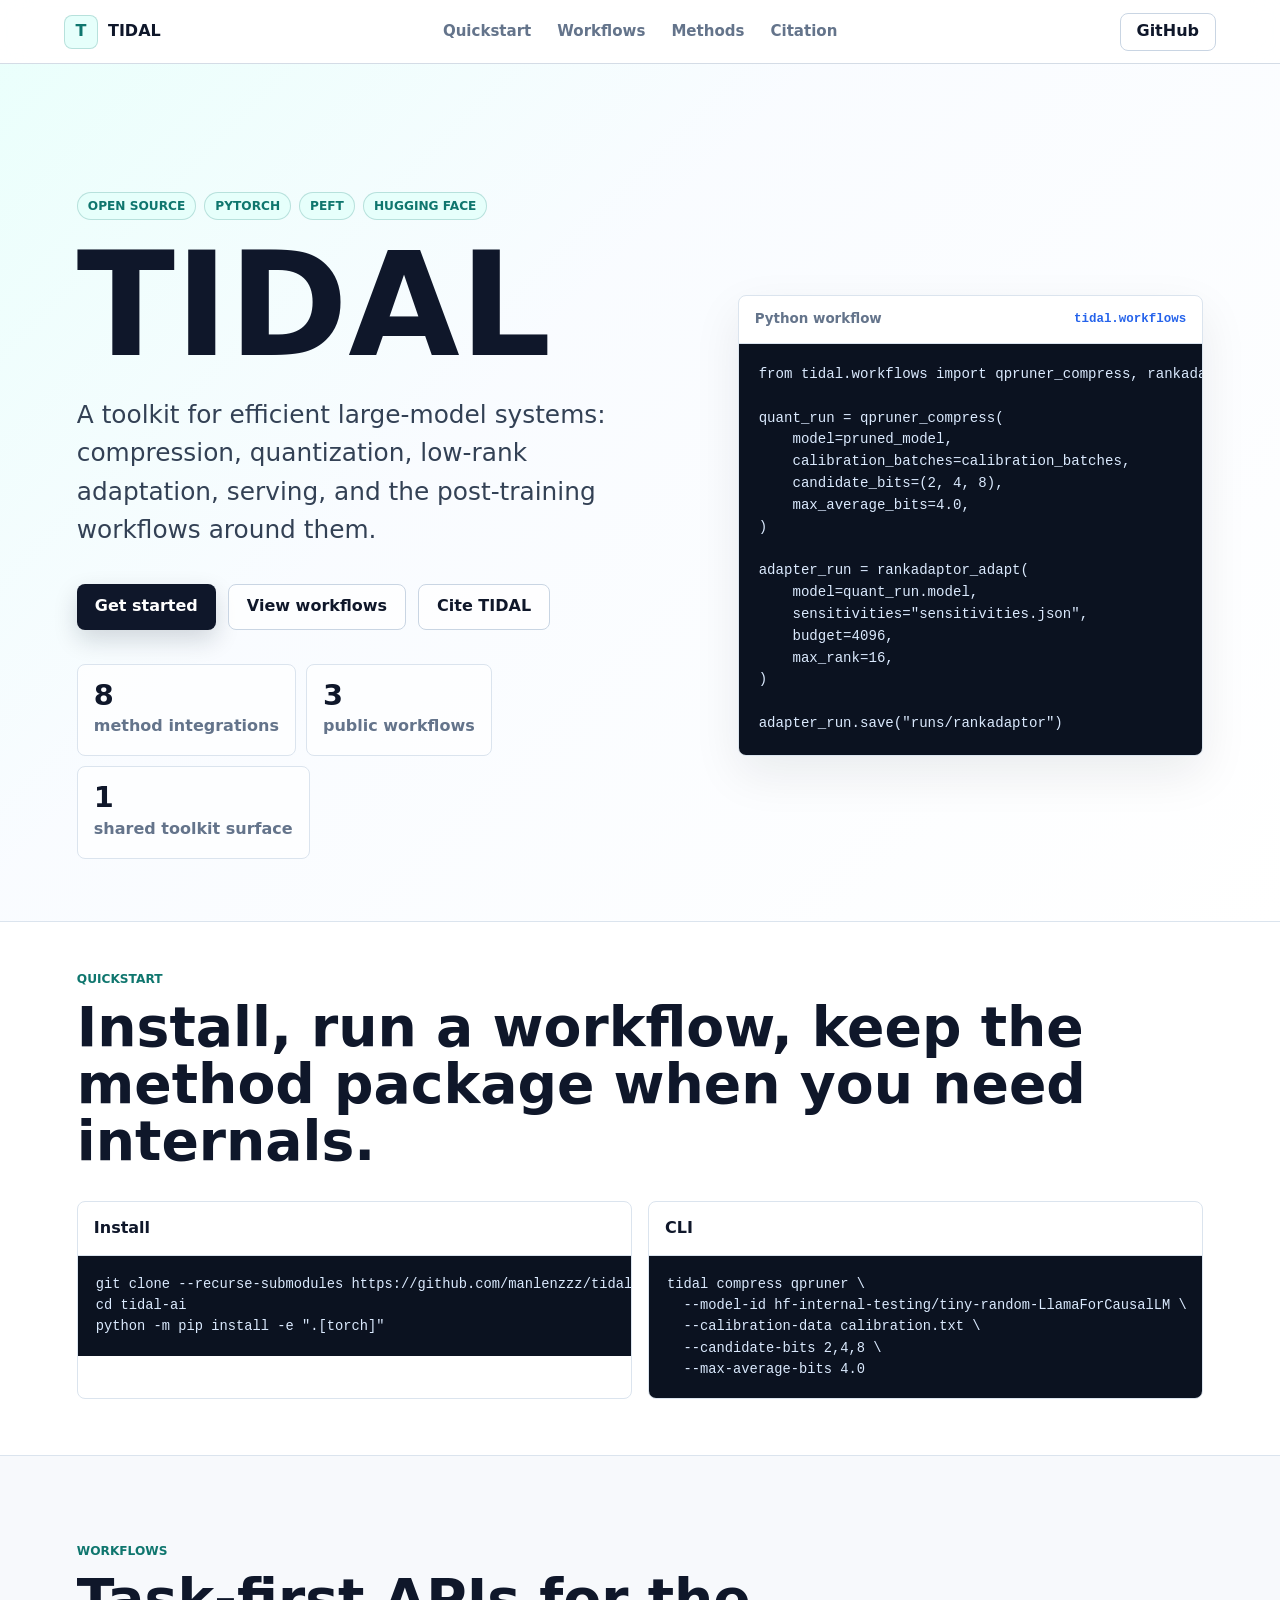
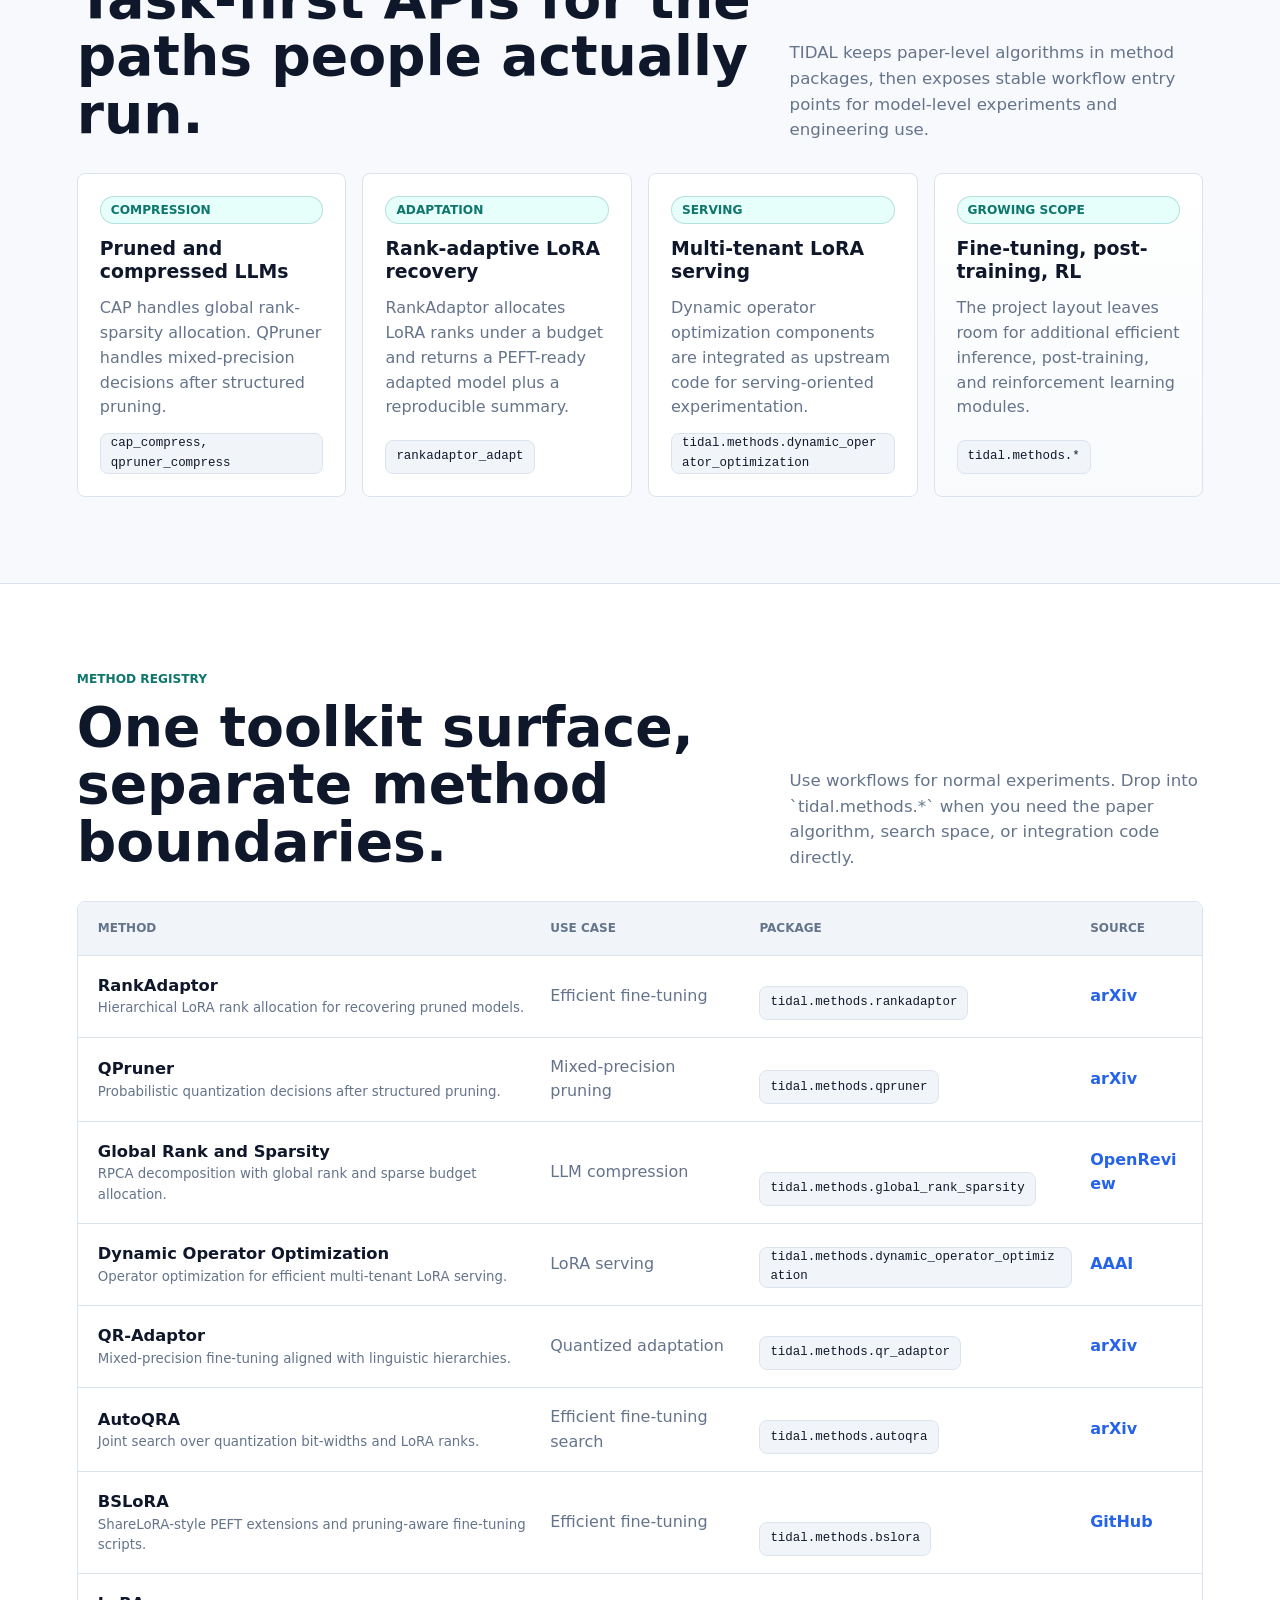
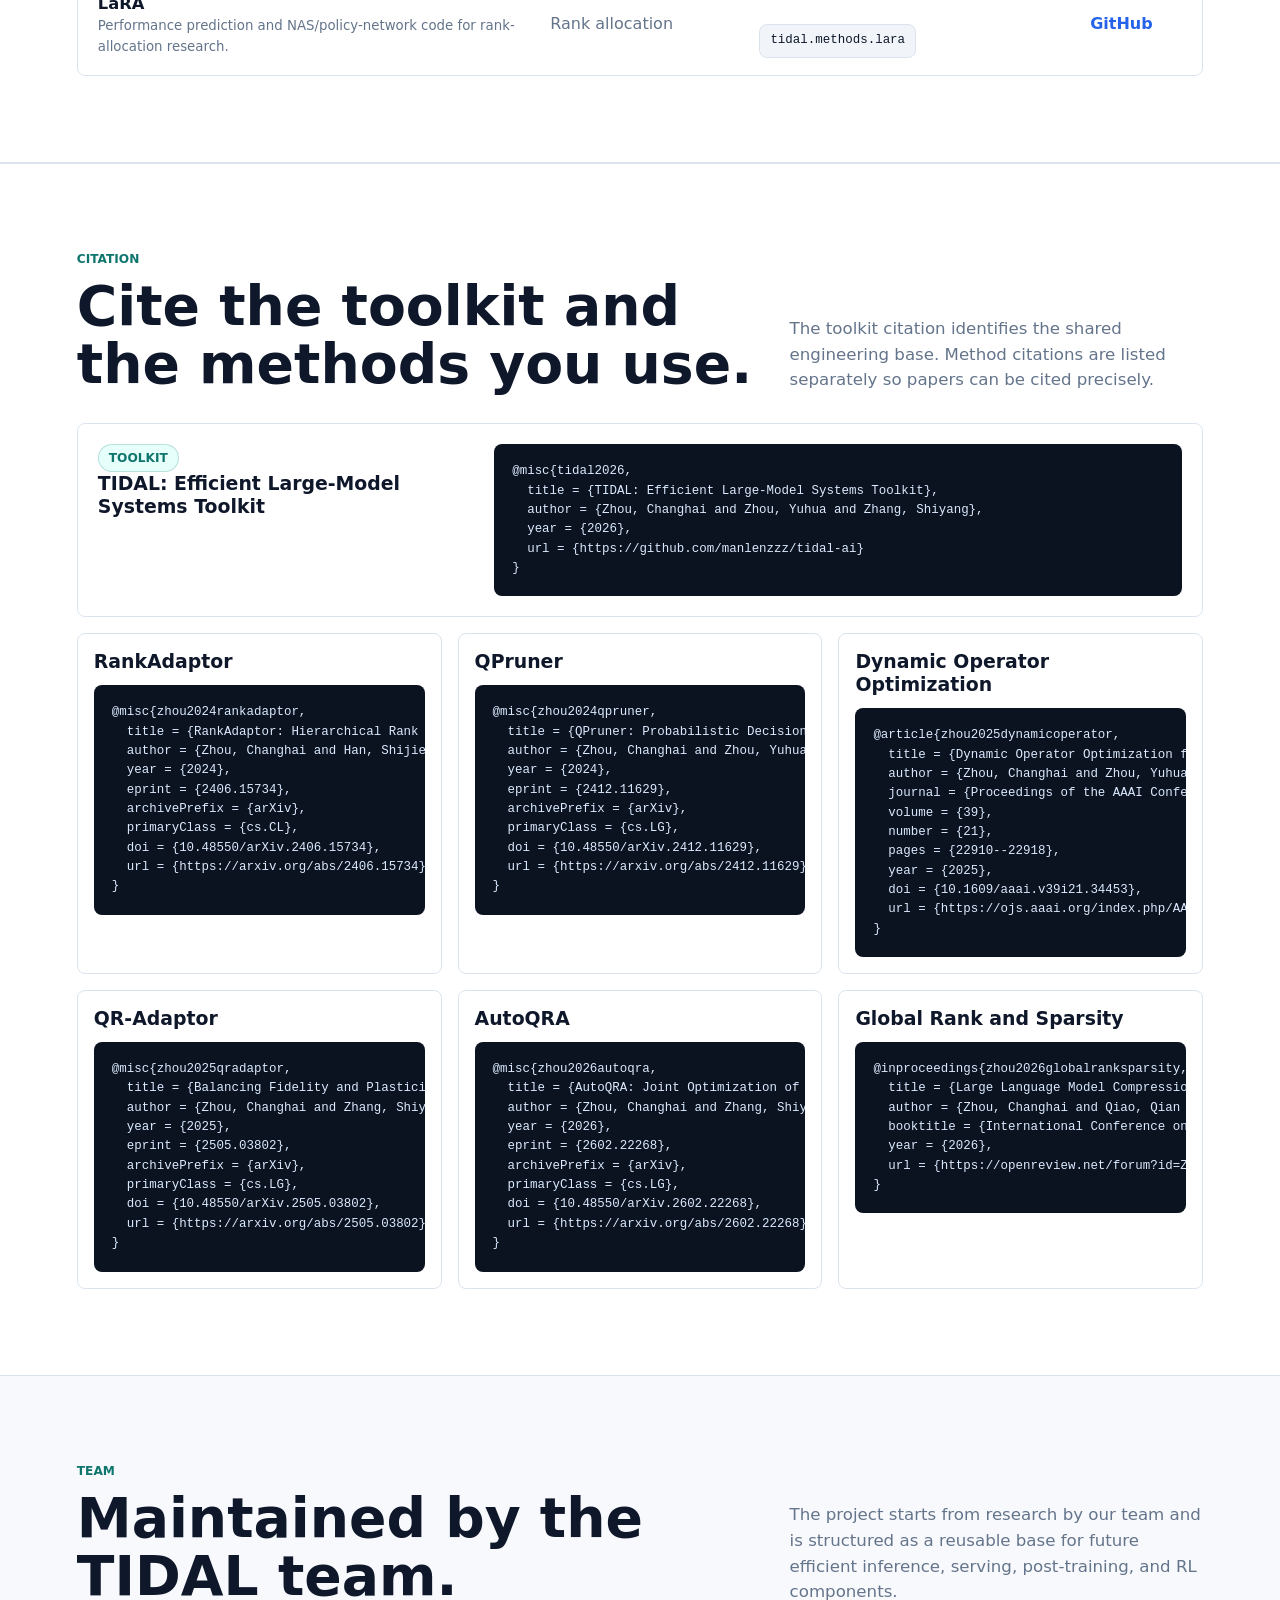
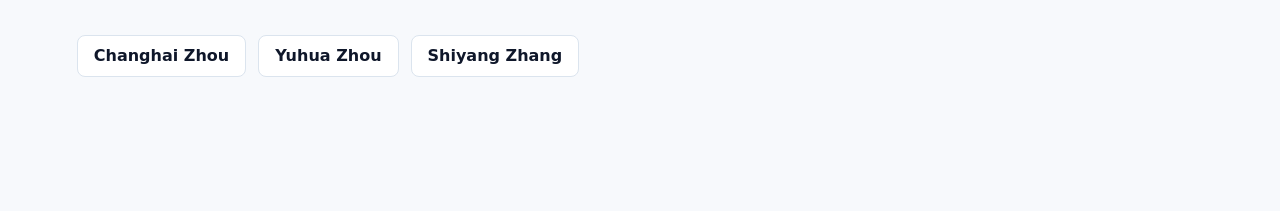
<file: index.html>
<!doctype html>
<html lang="en">
  <head>
    <meta charset="utf-8">
    <meta name="viewport" content="width=device-width, initial-scale=1">
    <title>TIDAL | Efficient Large-Model Systems Toolkit</title>
    <meta name="description" content="TIDAL is an open-source toolkit for efficient large-model compression, adaptation, serving, fine-tuning, post-training, and reinforcement learning research.">
    <link rel="stylesheet" href="site/styles.css">
  </head>
  <body>
    <header class="site-header">
      <a class="brand" href="#top" aria-label="TIDAL home">
        <span class="brand-mark" aria-hidden="true">T</span>
        <span>TIDAL</span>
      </a>
      <nav class="site-nav" aria-label="Primary navigation">
        <a href="#quickstart">Quickstart</a>
        <a href="#workflows">Workflows</a>
        <a href="#methods">Methods</a>
        <a href="#citation">Citation</a>
      </nav>
      <a class="github-link" href="https://github.com/manlenzzz/tidal-ai">GitHub</a>
    </header>

    <main id="top">
      <section class="hero" aria-labelledby="hero-title">
        <div class="hero-copy">
          <div class="status-line" aria-label="Project status">
            <span>Open source</span>
            <span>PyTorch</span>
            <span>PEFT</span>
            <span>Hugging Face</span>
          </div>
          <h1 id="hero-title">TIDAL</h1>
          <p class="hero-lede">A toolkit for efficient large-model systems: compression, quantization, low-rank adaptation, serving, and the post-training workflows around them.</p>
          <div class="hero-actions" aria-label="Primary actions">
            <a class="button primary" href="#quickstart">Get started</a>
            <a class="button secondary" href="#workflows">View workflows</a>
            <a class="button secondary" href="#citation">Cite TIDAL</a>
          </div>
          <dl class="hero-metrics" aria-label="Repository scope">
            <div><dt>8</dt><dd>method integrations</dd></div>
            <div><dt>3</dt><dd>public workflows</dd></div>
            <div><dt>1</dt><dd>shared toolkit surface</dd></div>
          </dl>
        </div>

        <aside class="code-panel" aria-label="TIDAL workflow example">
          <div class="panel-topline">
            <span>Python workflow</span>
            <code>tidal.workflows</code>
          </div>
          <pre><code>from tidal.workflows import qpruner_compress, rankadaptor_adapt

quant_run = qpruner_compress(
    model=pruned_model,
    calibration_batches=calibration_batches,
    candidate_bits=(2, 4, 8),
    max_average_bits=4.0,
)

adapter_run = rankadaptor_adapt(
    model=quant_run.model,
    sensitivities="sensitivities.json",
    budget=4096,
    max_rank=16,
)

adapter_run.save("runs/rankadaptor")</code></pre>
        </aside>
      </section>

      <section id="quickstart" class="quickstart section-tight" aria-labelledby="quickstart-title">
        <div class="section-intro">
          <p class="eyebrow">Quickstart</p>
          <h2 id="quickstart-title">Install, run a workflow, keep the method package when you need internals.</h2>
        </div>
        <div class="quickstart-grid">
          <article class="command-block">
            <span>Install</span>
            <pre><code>git clone --recurse-submodules https://github.com/manlenzzz/tidal-ai
cd tidal-ai
python -m pip install -e ".[torch]"</code></pre>
          </article>
          <article class="command-block">
            <span>CLI</span>
            <pre><code>tidal compress qpruner \
  --model-id hf-internal-testing/tiny-random-LlamaForCausalLM \
  --calibration-data calibration.txt \
  --candidate-bits 2,4,8 \
  --max-average-bits 4.0</code></pre>
          </article>
        </div>
      </section>

      <section id="workflows" class="section" aria-labelledby="workflows-title">
        <div class="section-intro split">
          <div>
            <p class="eyebrow">Workflows</p>
            <h2 id="workflows-title">Task-first APIs for the paths people actually run.</h2>
          </div>
          <p>TIDAL keeps paper-level algorithms in method packages, then exposes stable workflow entry points for model-level experiments and engineering use.</p>
        </div>

        <div class="workflow-grid">
          <article class="workflow-card">
            <div class="card-kicker">Compression</div>
            <h3>Pruned and compressed LLMs</h3>
            <p>CAP handles global rank-sparsity allocation. QPruner handles mixed-precision decisions after structured pruning.</p>
            <code>cap_compress, qpruner_compress</code>
          </article>
          <article class="workflow-card">
            <div class="card-kicker">Adaptation</div>
            <h3>Rank-adaptive LoRA recovery</h3>
            <p>RankAdaptor allocates LoRA ranks under a budget and returns a PEFT-ready adapted model plus a reproducible summary.</p>
            <code>rankadaptor_adapt</code>
          </article>
          <article class="workflow-card">
            <div class="card-kicker">Serving</div>
            <h3>Multi-tenant LoRA serving</h3>
            <p>Dynamic operator optimization components are integrated as upstream code for serving-oriented experimentation.</p>
            <code>tidal.methods.dynamic_operator_optimization</code>
          </article>
          <article class="workflow-card muted-card">
            <div class="card-kicker">Growing scope</div>
            <h3>Fine-tuning, post-training, RL</h3>
            <p>The project layout leaves room for additional efficient inference, post-training, and reinforcement learning modules.</p>
            <code>tidal.methods.*</code>
          </article>
        </div>
      </section>

      <section id="methods" class="section methods-section" aria-labelledby="methods-title">
        <div class="section-intro split">
          <div>
            <p class="eyebrow">Method registry</p>
            <h2 id="methods-title">One toolkit surface, separate method boundaries.</h2>
          </div>
          <p>Use workflows for normal experiments. Drop into `tidal.methods.*` when you need the paper algorithm, search space, or integration code directly.</p>
        </div>

        <div class="method-table" role="table" aria-label="TIDAL method registry">
          <div class="method-row method-head" role="row">
            <span role="columnheader">Method</span>
            <span role="columnheader">Use case</span>
            <span role="columnheader">Package</span>
            <span role="columnheader">Source</span>
          </div>
          <article class="method-row" role="row">
            <div role="cell"><strong>RankAdaptor</strong><small>Hierarchical LoRA rank allocation for recovering pruned models.</small></div>
            <span role="cell">Efficient fine-tuning</span>
            <code role="cell">tidal.methods.rankadaptor</code>
            <a role="cell" href="https://arxiv.org/abs/2406.15734">arXiv</a>
          </article>
          <article class="method-row" role="row">
            <div role="cell"><strong>QPruner</strong><small>Probabilistic quantization decisions after structured pruning.</small></div>
            <span role="cell">Mixed-precision pruning</span>
            <code role="cell">tidal.methods.qpruner</code>
            <a role="cell" href="https://arxiv.org/abs/2412.11629">arXiv</a>
          </article>
          <article class="method-row" role="row">
            <div role="cell"><strong>Global Rank and Sparsity</strong><small>RPCA decomposition with global rank and sparse budget allocation.</small></div>
            <span role="cell">LLM compression</span>
            <code role="cell">tidal.methods.global_rank_sparsity</code>
            <a role="cell" href="https://openreview.net/forum?id=ZaPmQ0NHs4">OpenReview</a>
          </article>
          <article class="method-row" role="row">
            <div role="cell"><strong>Dynamic Operator Optimization</strong><small>Operator optimization for efficient multi-tenant LoRA serving.</small></div>
            <span role="cell">LoRA serving</span>
            <code role="cell">tidal.methods.dynamic_operator_optimization</code>
            <a role="cell" href="https://ojs.aaai.org/index.php/AAAI/article/view/34453">AAAI</a>
          </article>
          <article class="method-row" role="row">
            <div role="cell"><strong>QR-Adaptor</strong><small>Mixed-precision fine-tuning aligned with linguistic hierarchies.</small></div>
            <span role="cell">Quantized adaptation</span>
            <code role="cell">tidal.methods.qr_adaptor</code>
            <a role="cell" href="https://arxiv.org/abs/2505.03802">arXiv</a>
          </article>
          <article class="method-row" role="row">
            <div role="cell"><strong>AutoQRA</strong><small>Joint search over quantization bit-widths and LoRA ranks.</small></div>
            <span role="cell">Efficient fine-tuning search</span>
            <code role="cell">tidal.methods.autoqra</code>
            <a role="cell" href="https://arxiv.org/abs/2602.22268">arXiv</a>
          </article>
          <article class="method-row" role="row">
            <div role="cell"><strong>BSLoRA</strong><small>ShareLoRA-style PEFT extensions and pruning-aware fine-tuning scripts.</small></div>
            <span role="cell">Efficient fine-tuning</span>
            <code role="cell">tidal.methods.bslora</code>
            <a role="cell" href="https://github.com/yuhua-zhou/BSLoRA">GitHub</a>
          </article>
          <article class="method-row" role="row">
            <div role="cell"><strong>LaRA</strong><small>Performance prediction and NAS/policy-network code for rank-allocation research.</small></div>
            <span role="cell">Rank allocation</span>
            <code role="cell">tidal.methods.lara</code>
            <a role="cell" href="https://github.com/yuhua-zhou/LaRA">GitHub</a>
          </article>
        </div>
      </section>

      <section id="citation" class="section citation-section" aria-labelledby="citation-title">
        <div class="section-intro split">
          <div>
            <p class="eyebrow">Citation</p>
            <h2 id="citation-title">Cite the toolkit and the methods you use.</h2>
          </div>
          <p>The toolkit citation identifies the shared engineering base. Method citations are listed separately so papers can be cited precisely.</p>
        </div>

        <article class="citation-wide">
          <div>
            <span>Toolkit</span>
            <h3>TIDAL: Efficient Large-Model Systems Toolkit</h3>
          </div>
          <pre><code>@misc{tidal2026,
  title = {TIDAL: Efficient Large-Model Systems Toolkit},
  author = {Zhou, Changhai and Zhou, Yuhua and Zhang, Shiyang},
  year = {2026},
  url = {https://github.com/manlenzzz/tidal-ai}
}</code></pre>
        </article>

        <div class="citation-grid" aria-label="Method paper citations">
          <article><h3>RankAdaptor</h3><pre><code>@misc{zhou2024rankadaptor,
  title = {RankAdaptor: Hierarchical Rank Allocation for Efficient Fine-Tuning Pruned LLMs via Performance Model},
  author = {Zhou, Changhai and Han, Shijie and Yang, Lining and Zhou, Yuhua and Cheng, Xu and Wang, Yibin and Li, Hongguang},
  year = {2024},
  eprint = {2406.15734},
  archivePrefix = {arXiv},
  primaryClass = {cs.CL},
  doi = {10.48550/arXiv.2406.15734},
  url = {https://arxiv.org/abs/2406.15734}
}</code></pre></article>
          <article><h3>QPruner</h3><pre><code>@misc{zhou2024qpruner,
  title = {QPruner: Probabilistic Decision Quantization for Structured Pruning in Large Language Models},
  author = {Zhou, Changhai and Zhou, Yuhua and Han, Shijie and Qiao, Qian and Li, Hongguang},
  year = {2024},
  eprint = {2412.11629},
  archivePrefix = {arXiv},
  primaryClass = {cs.LG},
  doi = {10.48550/arXiv.2412.11629},
  url = {https://arxiv.org/abs/2412.11629}
}</code></pre></article>
          <article><h3>Dynamic Operator Optimization</h3><pre><code>@article{zhou2025dynamicoperator,
  title = {Dynamic Operator Optimization for Efficient Multi-Tenant LoRA Model Serving},
  author = {Zhou, Changhai and Zhou, Yuhua and Zhang, Shiyang and Wang, Yibin and Liu, Zekai},
  journal = {Proceedings of the AAAI Conference on Artificial Intelligence},
  volume = {39},
  number = {21},
  pages = {22910--22918},
  year = {2025},
  doi = {10.1609/aaai.v39i21.34453},
  url = {https://ojs.aaai.org/index.php/AAAI/article/view/34453}
}</code></pre></article>
          <article><h3>QR-Adaptor</h3><pre><code>@misc{zhou2025qradaptor,
  title = {Balancing Fidelity and Plasticity: Aligning Mixed-Precision Fine-Tuning with Linguistic Hierarchies},
  author = {Zhou, Changhai and Zhang, Shiyang and Zhou, Yuhua and Qiao, Qian and Gao, Jun and Weng, Shichao and Zhang, Weizhong and Jin, Cheng},
  year = {2025},
  eprint = {2505.03802},
  archivePrefix = {arXiv},
  primaryClass = {cs.LG},
  doi = {10.48550/arXiv.2505.03802},
  url = {https://arxiv.org/abs/2505.03802}
}</code></pre></article>
          <article><h3>AutoQRA</h3><pre><code>@misc{zhou2026autoqra,
  title = {AutoQRA: Joint Optimization of Mixed-Precision Quantization and Low-rank Adapters for Efficient LLM Fine-Tuning},
  author = {Zhou, Changhai and Zhang, Shiyang and Zhou, Yuhua and Qiao, Qian and Gao, Jun and Jin, Cheng and Qin, Kaizhou and Zhang, Weizhong},
  year = {2026},
  eprint = {2602.22268},
  archivePrefix = {arXiv},
  primaryClass = {cs.LG},
  doi = {10.48550/arXiv.2602.22268},
  url = {https://arxiv.org/abs/2602.22268}
}</code></pre></article>
          <article><h3>Global Rank and Sparsity</h3><pre><code>@inproceedings{zhou2026globalranksparsity,
  title = {Large Language Model Compression with Global Rank and Sparsity Optimization},
  author = {Zhou, Changhai and Qiao, Qian and Zhou, Yuhua and Wu, Yuxin and Weng, Shichao and Zhang, Weizhong and Jin, Cheng},
  booktitle = {International Conference on Learning Representations},
  year = {2026},
  url = {https://openreview.net/forum?id=ZaPmQ0NHs4}
}</code></pre></article>
        </div>
      </section>

      <section id="team" class="section team-section" aria-labelledby="team-title">
        <div class="section-intro split">
          <div>
            <p class="eyebrow">Team</p>
            <h2 id="team-title">Maintained by the TIDAL team.</h2>
          </div>
          <p>The project starts from research by our team and is structured as a reusable base for future efficient inference, serving, post-training, and RL components.</p>
        </div>
        <div class="team-list">
          <a href="https://github.com/manlenzzz">Changhai Zhou</a>
          <span>Yuhua Zhou</span>
          <span>Shiyang Zhang</span>
        </div>
      </section>
    </main>
  </body>
</html>
</file>
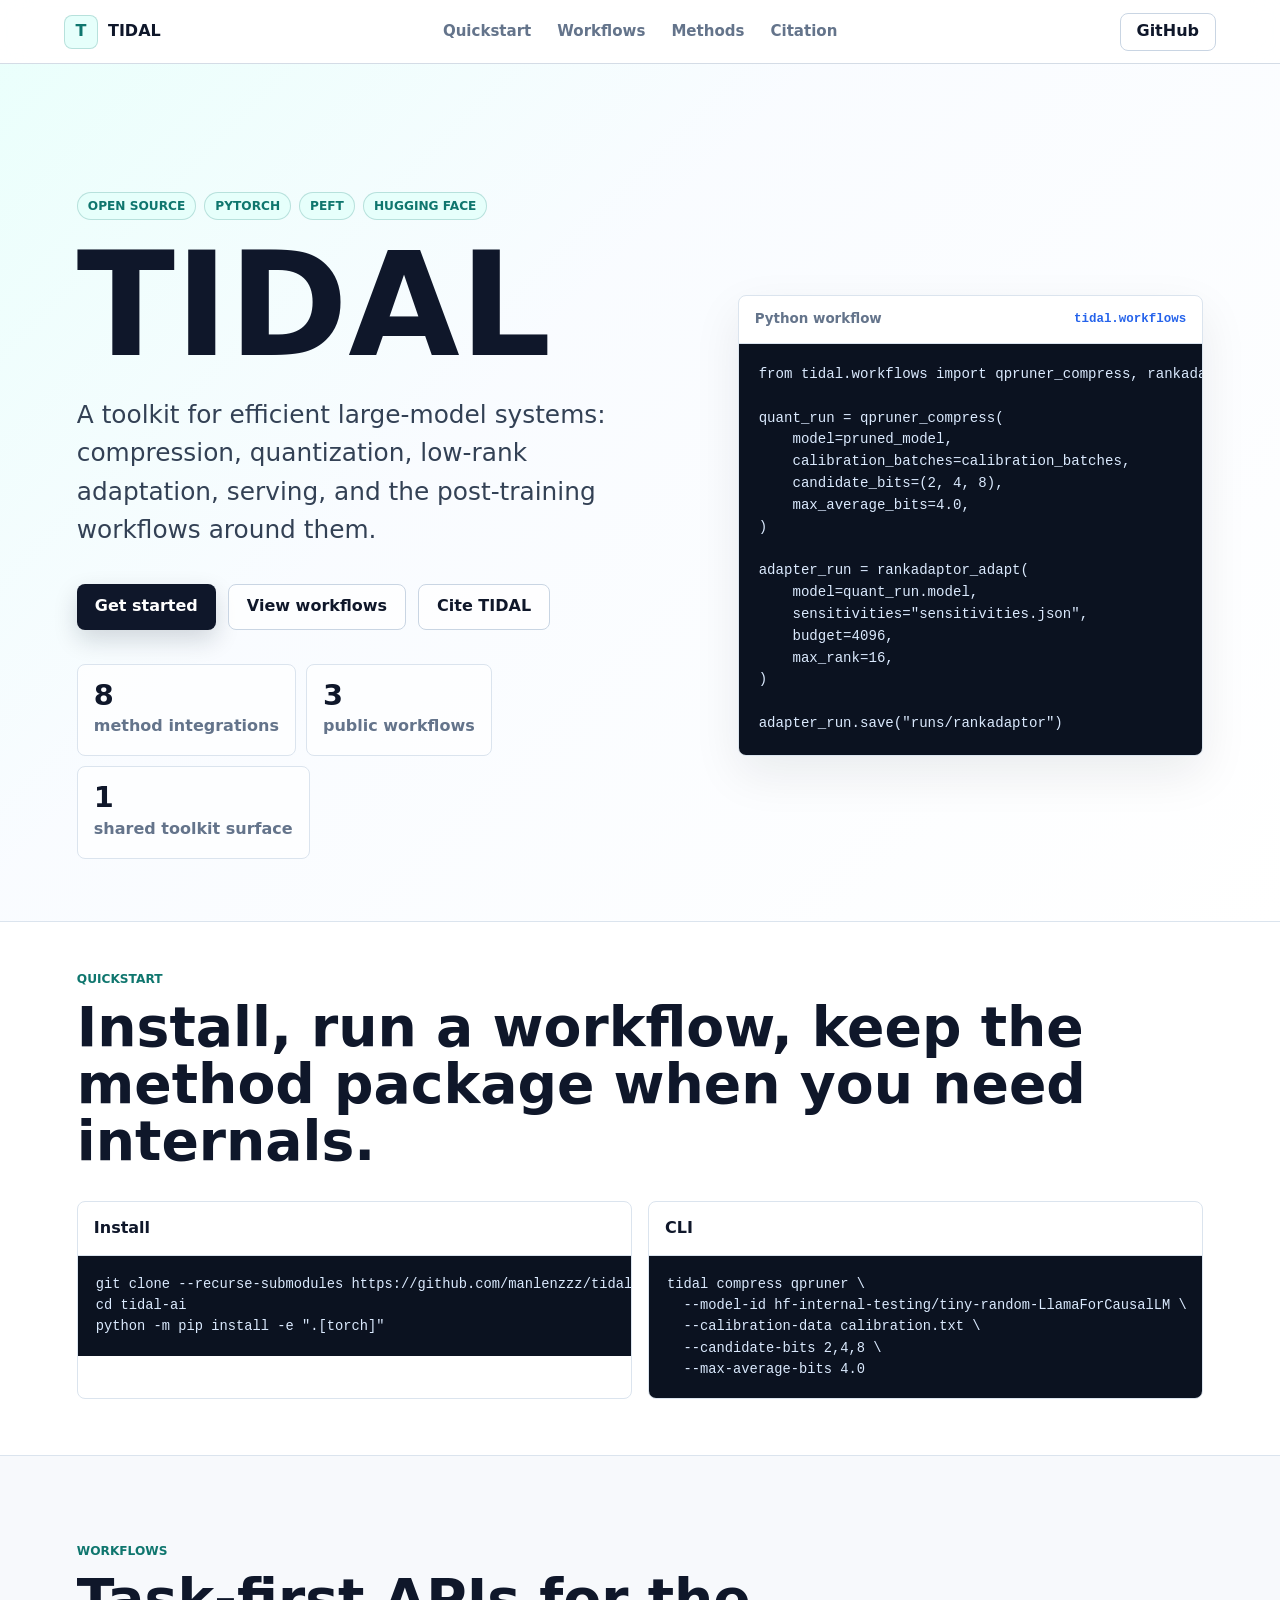
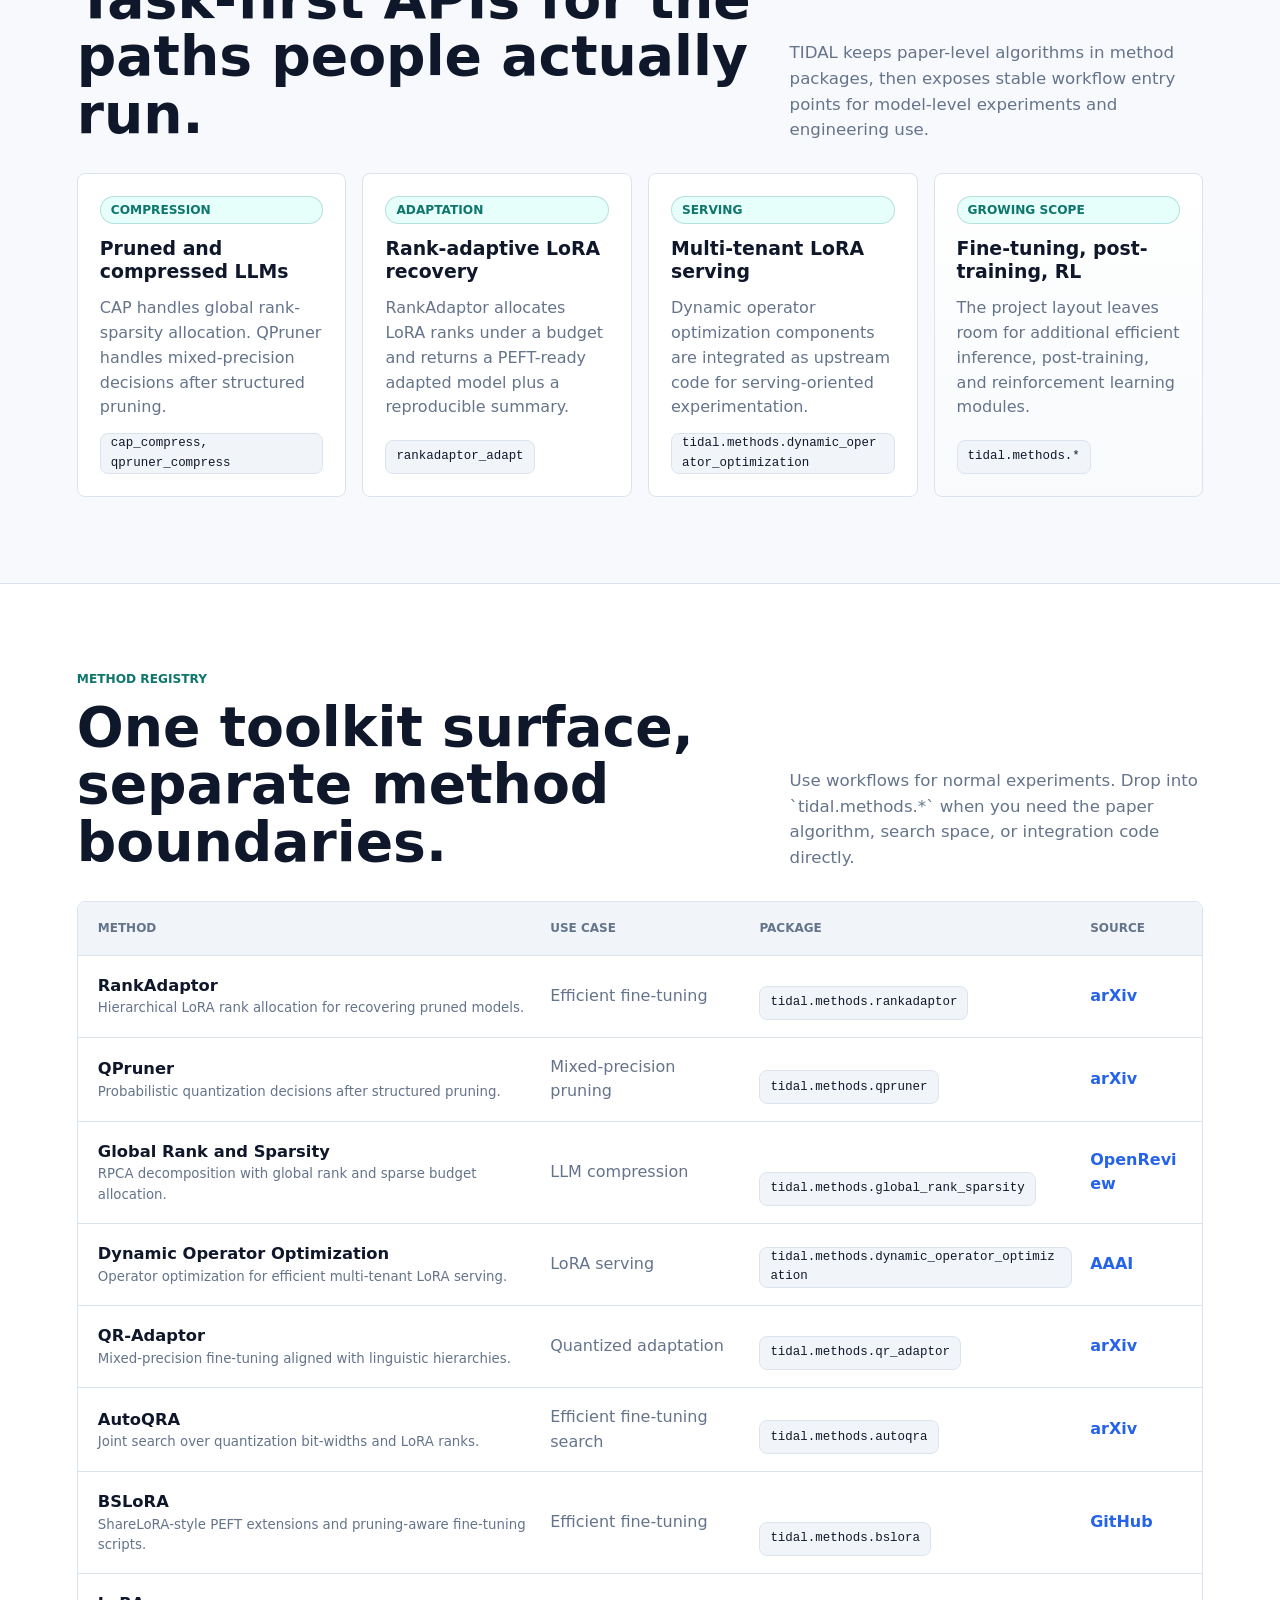
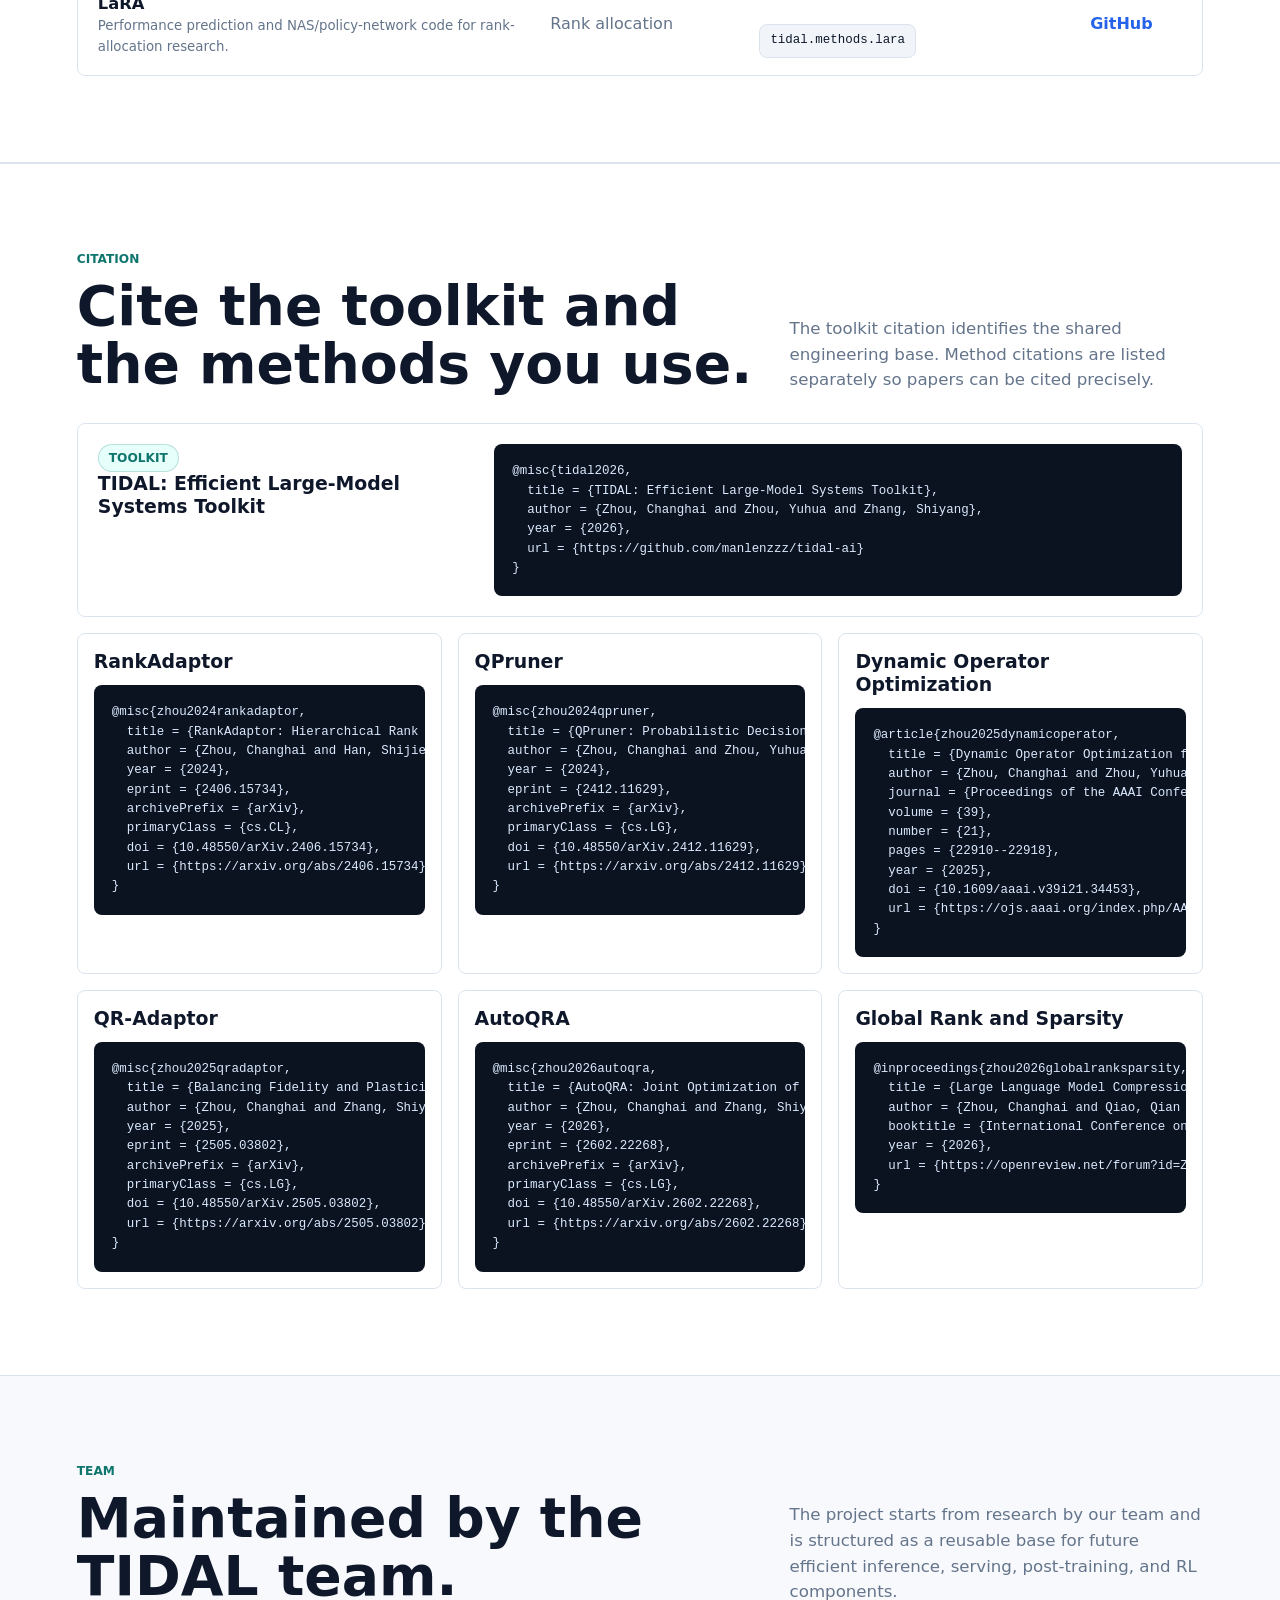
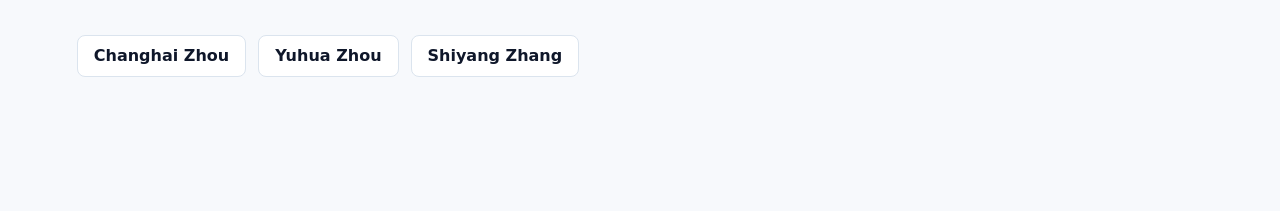
<file: site/index.html>
<!doctype html>
<html lang="en">
  <head>
    <meta charset="utf-8">
    <meta name="viewport" content="width=device-width, initial-scale=1">
    <title>TIDAL | Efficient Large-Model Systems Toolkit</title>
    <meta name="description" content="TIDAL is an open-source toolkit for efficient large-model compression, adaptation, serving, fine-tuning, post-training, and reinforcement learning research.">
    <link rel="stylesheet" href="styles.css">
  </head>
  <body>
    <header class="site-header">
      <a class="brand" href="#top" aria-label="TIDAL home">
        <span class="brand-mark" aria-hidden="true">T</span>
        <span>TIDAL</span>
      </a>
      <nav class="site-nav" aria-label="Primary navigation">
        <a href="#quickstart">Quickstart</a>
        <a href="#workflows">Workflows</a>
        <a href="#methods">Methods</a>
        <a href="#citation">Citation</a>
      </nav>
      <a class="github-link" href="https://github.com/manlenzzz/tidal-ai">GitHub</a>
    </header>

    <main id="top">
      <section class="hero" aria-labelledby="hero-title">
        <div class="hero-copy">
          <div class="status-line" aria-label="Project status">
            <span>Open source</span>
            <span>PyTorch</span>
            <span>PEFT</span>
            <span>Hugging Face</span>
          </div>
          <h1 id="hero-title">TIDAL</h1>
          <p class="hero-lede">A toolkit for efficient large-model systems: compression, quantization, low-rank adaptation, serving, and the post-training workflows around them.</p>
          <div class="hero-actions" aria-label="Primary actions">
            <a class="button primary" href="#quickstart">Get started</a>
            <a class="button secondary" href="#workflows">View workflows</a>
            <a class="button secondary" href="#citation">Cite TIDAL</a>
          </div>
          <dl class="hero-metrics" aria-label="Repository scope">
            <div><dt>8</dt><dd>method integrations</dd></div>
            <div><dt>3</dt><dd>public workflows</dd></div>
            <div><dt>1</dt><dd>shared toolkit surface</dd></div>
          </dl>
        </div>

        <aside class="code-panel" aria-label="TIDAL workflow example">
          <div class="panel-topline">
            <span>Python workflow</span>
            <code>tidal.workflows</code>
          </div>
          <pre><code>from tidal.workflows import qpruner_compress, rankadaptor_adapt

quant_run = qpruner_compress(
    model=pruned_model,
    calibration_batches=calibration_batches,
    candidate_bits=(2, 4, 8),
    max_average_bits=4.0,
)

adapter_run = rankadaptor_adapt(
    model=quant_run.model,
    sensitivities="sensitivities.json",
    budget=4096,
    max_rank=16,
)

adapter_run.save("runs/rankadaptor")</code></pre>
        </aside>
      </section>

      <section id="quickstart" class="quickstart section-tight" aria-labelledby="quickstart-title">
        <div class="section-intro">
          <p class="eyebrow">Quickstart</p>
          <h2 id="quickstart-title">Install, run a workflow, keep the method package when you need internals.</h2>
        </div>
        <div class="quickstart-grid">
          <article class="command-block">
            <span>Install</span>
            <pre><code>git clone --recurse-submodules https://github.com/manlenzzz/tidal-ai
cd tidal-ai
python -m pip install -e ".[torch]"</code></pre>
          </article>
          <article class="command-block">
            <span>CLI</span>
            <pre><code>tidal compress qpruner \
  --model-id hf-internal-testing/tiny-random-LlamaForCausalLM \
  --calibration-data calibration.txt \
  --candidate-bits 2,4,8 \
  --max-average-bits 4.0</code></pre>
          </article>
        </div>
      </section>

      <section id="workflows" class="section" aria-labelledby="workflows-title">
        <div class="section-intro split">
          <div>
            <p class="eyebrow">Workflows</p>
            <h2 id="workflows-title">Task-first APIs for the paths people actually run.</h2>
          </div>
          <p>TIDAL keeps paper-level algorithms in method packages, then exposes stable workflow entry points for model-level experiments and engineering use.</p>
        </div>

        <div class="workflow-grid">
          <article class="workflow-card">
            <div class="card-kicker">Compression</div>
            <h3>Pruned and compressed LLMs</h3>
            <p>CAP handles global rank-sparsity allocation. QPruner handles mixed-precision decisions after structured pruning.</p>
            <code>cap_compress, qpruner_compress</code>
          </article>
          <article class="workflow-card">
            <div class="card-kicker">Adaptation</div>
            <h3>Rank-adaptive LoRA recovery</h3>
            <p>RankAdaptor allocates LoRA ranks under a budget and returns a PEFT-ready adapted model plus a reproducible summary.</p>
            <code>rankadaptor_adapt</code>
          </article>
          <article class="workflow-card">
            <div class="card-kicker">Serving</div>
            <h3>Multi-tenant LoRA serving</h3>
            <p>Dynamic operator optimization components are integrated as upstream code for serving-oriented experimentation.</p>
            <code>tidal.methods.dynamic_operator_optimization</code>
          </article>
          <article class="workflow-card muted-card">
            <div class="card-kicker">Growing scope</div>
            <h3>Fine-tuning, post-training, RL</h3>
            <p>The project layout leaves room for additional efficient inference, post-training, and reinforcement learning modules.</p>
            <code>tidal.methods.*</code>
          </article>
        </div>
      </section>

      <section id="methods" class="section methods-section" aria-labelledby="methods-title">
        <div class="section-intro split">
          <div>
            <p class="eyebrow">Method registry</p>
            <h2 id="methods-title">One toolkit surface, separate method boundaries.</h2>
          </div>
          <p>Use workflows for normal experiments. Drop into `tidal.methods.*` when you need the paper algorithm, search space, or integration code directly.</p>
        </div>

        <div class="method-table" role="table" aria-label="TIDAL method registry">
          <div class="method-row method-head" role="row">
            <span role="columnheader">Method</span>
            <span role="columnheader">Use case</span>
            <span role="columnheader">Package</span>
            <span role="columnheader">Source</span>
          </div>
          <article class="method-row" role="row">
            <div role="cell"><strong>RankAdaptor</strong><small>Hierarchical LoRA rank allocation for recovering pruned models.</small></div>
            <span role="cell">Efficient fine-tuning</span>
            <code role="cell">tidal.methods.rankadaptor</code>
            <a role="cell" href="https://arxiv.org/abs/2406.15734">arXiv</a>
          </article>
          <article class="method-row" role="row">
            <div role="cell"><strong>QPruner</strong><small>Probabilistic quantization decisions after structured pruning.</small></div>
            <span role="cell">Mixed-precision pruning</span>
            <code role="cell">tidal.methods.qpruner</code>
            <a role="cell" href="https://arxiv.org/abs/2412.11629">arXiv</a>
          </article>
          <article class="method-row" role="row">
            <div role="cell"><strong>Global Rank and Sparsity</strong><small>RPCA decomposition with global rank and sparse budget allocation.</small></div>
            <span role="cell">LLM compression</span>
            <code role="cell">tidal.methods.global_rank_sparsity</code>
            <a role="cell" href="https://openreview.net/forum?id=ZaPmQ0NHs4">OpenReview</a>
          </article>
          <article class="method-row" role="row">
            <div role="cell"><strong>Dynamic Operator Optimization</strong><small>Operator optimization for efficient multi-tenant LoRA serving.</small></div>
            <span role="cell">LoRA serving</span>
            <code role="cell">tidal.methods.dynamic_operator_optimization</code>
            <a role="cell" href="https://ojs.aaai.org/index.php/AAAI/article/view/34453">AAAI</a>
          </article>
          <article class="method-row" role="row">
            <div role="cell"><strong>QR-Adaptor</strong><small>Mixed-precision fine-tuning aligned with linguistic hierarchies.</small></div>
            <span role="cell">Quantized adaptation</span>
            <code role="cell">tidal.methods.qr_adaptor</code>
            <a role="cell" href="https://arxiv.org/abs/2505.03802">arXiv</a>
          </article>
          <article class="method-row" role="row">
            <div role="cell"><strong>AutoQRA</strong><small>Joint search over quantization bit-widths and LoRA ranks.</small></div>
            <span role="cell">Efficient fine-tuning search</span>
            <code role="cell">tidal.methods.autoqra</code>
            <a role="cell" href="https://arxiv.org/abs/2602.22268">arXiv</a>
          </article>
          <article class="method-row" role="row">
            <div role="cell"><strong>BSLoRA</strong><small>ShareLoRA-style PEFT extensions and pruning-aware fine-tuning scripts.</small></div>
            <span role="cell">Efficient fine-tuning</span>
            <code role="cell">tidal.methods.bslora</code>
            <a role="cell" href="https://github.com/yuhua-zhou/BSLoRA">GitHub</a>
          </article>
          <article class="method-row" role="row">
            <div role="cell"><strong>LaRA</strong><small>Performance prediction and NAS/policy-network code for rank-allocation research.</small></div>
            <span role="cell">Rank allocation</span>
            <code role="cell">tidal.methods.lara</code>
            <a role="cell" href="https://github.com/yuhua-zhou/LaRA">GitHub</a>
          </article>
        </div>
      </section>

      <section id="citation" class="section citation-section" aria-labelledby="citation-title">
        <div class="section-intro split">
          <div>
            <p class="eyebrow">Citation</p>
            <h2 id="citation-title">Cite the toolkit and the methods you use.</h2>
          </div>
          <p>The toolkit citation identifies the shared engineering base. Method citations are listed separately so papers can be cited precisely.</p>
        </div>

        <article class="citation-wide">
          <div>
            <span>Toolkit</span>
            <h3>TIDAL: Efficient Large-Model Systems Toolkit</h3>
          </div>
          <pre><code>@misc{tidal2026,
  title = {TIDAL: Efficient Large-Model Systems Toolkit},
  author = {Zhou, Changhai and Zhou, Yuhua and Zhang, Shiyang},
  year = {2026},
  url = {https://github.com/manlenzzz/tidal-ai}
}</code></pre>
        </article>

        <div class="citation-grid" aria-label="Method paper citations">
          <article><h3>RankAdaptor</h3><pre><code>@misc{zhou2024rankadaptor,
  title = {RankAdaptor: Hierarchical Rank Allocation for Efficient Fine-Tuning Pruned LLMs via Performance Model},
  author = {Zhou, Changhai and Han, Shijie and Yang, Lining and Zhou, Yuhua and Cheng, Xu and Wang, Yibin and Li, Hongguang},
  year = {2024},
  eprint = {2406.15734},
  archivePrefix = {arXiv},
  primaryClass = {cs.CL},
  doi = {10.48550/arXiv.2406.15734},
  url = {https://arxiv.org/abs/2406.15734}
}</code></pre></article>
          <article><h3>QPruner</h3><pre><code>@misc{zhou2024qpruner,
  title = {QPruner: Probabilistic Decision Quantization for Structured Pruning in Large Language Models},
  author = {Zhou, Changhai and Zhou, Yuhua and Han, Shijie and Qiao, Qian and Li, Hongguang},
  year = {2024},
  eprint = {2412.11629},
  archivePrefix = {arXiv},
  primaryClass = {cs.LG},
  doi = {10.48550/arXiv.2412.11629},
  url = {https://arxiv.org/abs/2412.11629}
}</code></pre></article>
          <article><h3>Dynamic Operator Optimization</h3><pre><code>@article{zhou2025dynamicoperator,
  title = {Dynamic Operator Optimization for Efficient Multi-Tenant LoRA Model Serving},
  author = {Zhou, Changhai and Zhou, Yuhua and Zhang, Shiyang and Wang, Yibin and Liu, Zekai},
  journal = {Proceedings of the AAAI Conference on Artificial Intelligence},
  volume = {39},
  number = {21},
  pages = {22910--22918},
  year = {2025},
  doi = {10.1609/aaai.v39i21.34453},
  url = {https://ojs.aaai.org/index.php/AAAI/article/view/34453}
}</code></pre></article>
          <article><h3>QR-Adaptor</h3><pre><code>@misc{zhou2025qradaptor,
  title = {Balancing Fidelity and Plasticity: Aligning Mixed-Precision Fine-Tuning with Linguistic Hierarchies},
  author = {Zhou, Changhai and Zhang, Shiyang and Zhou, Yuhua and Qiao, Qian and Gao, Jun and Weng, Shichao and Zhang, Weizhong and Jin, Cheng},
  year = {2025},
  eprint = {2505.03802},
  archivePrefix = {arXiv},
  primaryClass = {cs.LG},
  doi = {10.48550/arXiv.2505.03802},
  url = {https://arxiv.org/abs/2505.03802}
}</code></pre></article>
          <article><h3>AutoQRA</h3><pre><code>@misc{zhou2026autoqra,
  title = {AutoQRA: Joint Optimization of Mixed-Precision Quantization and Low-rank Adapters for Efficient LLM Fine-Tuning},
  author = {Zhou, Changhai and Zhang, Shiyang and Zhou, Yuhua and Qiao, Qian and Gao, Jun and Jin, Cheng and Qin, Kaizhou and Zhang, Weizhong},
  year = {2026},
  eprint = {2602.22268},
  archivePrefix = {arXiv},
  primaryClass = {cs.LG},
  doi = {10.48550/arXiv.2602.22268},
  url = {https://arxiv.org/abs/2602.22268}
}</code></pre></article>
          <article><h3>Global Rank and Sparsity</h3><pre><code>@inproceedings{zhou2026globalranksparsity,
  title = {Large Language Model Compression with Global Rank and Sparsity Optimization},
  author = {Zhou, Changhai and Qiao, Qian and Zhou, Yuhua and Wu, Yuxin and Weng, Shichao and Zhang, Weizhong and Jin, Cheng},
  booktitle = {International Conference on Learning Representations},
  year = {2026},
  url = {https://openreview.net/forum?id=ZaPmQ0NHs4}
}</code></pre></article>
        </div>
      </section>

      <section id="team" class="section team-section" aria-labelledby="team-title">
        <div class="section-intro split">
          <div>
            <p class="eyebrow">Team</p>
            <h2 id="team-title">Maintained by the TIDAL team.</h2>
          </div>
          <p>The project starts from research by our team and is structured as a reusable base for future efficient inference, serving, post-training, and RL components.</p>
        </div>
        <div class="team-list">
          <a href="https://github.com/manlenzzz">Changhai Zhou</a>
          <span>Yuhua Zhou</span>
          <span>Shiyang Zhang</span>
        </div>
      </section>
    </main>
  </body>
</html>
</file>
<file: site/styles.css>
:root {
  color-scheme: light;
  --bg: #f7f9fc;
  --surface: #ffffff;
  --surface-soft: #f1f5f9;
  --ink: #0f172a;
  --text: #243044;
  --muted: #64748b;
  --line: #dbe4ee;
  --line-strong: #c9d5e3;
  --teal: #0f766e;
  --teal-soft: #e6fffb;
  --blue: #2563eb;
  --blue-soft: #eff6ff;
  --violet: #6d28d9;
  --amber: #b45309;
  --code-bg: #0b1220;
  --code-text: #dbeafe;
  --shadow: 0 18px 48px rgba(15, 23, 42, 0.08);
}

* {
  box-sizing: border-box;
}

html {
  scroll-behavior: smooth;
}

body {
  margin: 0;
  min-width: 320px;
  color: var(--text);
  background: var(--bg);
  font-family: Inter, ui-sans-serif, system-ui, -apple-system, BlinkMacSystemFont, "Segoe UI", sans-serif;
  line-height: 1.55;
}

a {
  color: inherit;
  text-decoration: none;
}

h1,
h2,
h3,
p,
a,
span,
code,
small {
  overflow-wrap: anywhere;
}

.site-header {
  position: sticky;
  top: 0;
  z-index: 20;
  min-height: 64px;
  display: grid;
  grid-template-columns: auto 1fr auto;
  align-items: center;
  gap: 24px;
  padding: 0 clamp(20px, 5vw, 72px);
  border-bottom: 1px solid rgba(203, 213, 225, 0.82);
  background: rgba(255, 255, 255, 0.9);
  backdrop-filter: blur(16px);
}

.brand,
.site-nav,
.github-link,
.status-line,
.hero-actions,
.hero-metrics,
.team-list {
  display: flex;
  align-items: center;
}

.brand {
  gap: 10px;
  color: var(--ink);
  font-weight: 900;
}

.brand-mark {
  width: 34px;
  height: 34px;
  display: grid;
  place-items: center;
  border: 1px solid rgba(15, 118, 110, 0.22);
  border-radius: 8px;
  color: var(--teal);
  background: var(--teal-soft);
}

.site-nav {
  justify-content: center;
  gap: 26px;
  color: var(--muted);
  font-size: 0.94rem;
  font-weight: 700;
}

.site-nav a,
.github-link {
  min-height: 38px;
}

.site-nav a {
  display: inline-flex;
  align-items: center;
}

.site-nav a:hover,
.github-link:hover,
.method-row a:hover,
.team-list a:hover {
  color: var(--teal);
}

.github-link {
  justify-content: center;
  padding: 0 16px;
  border: 1px solid var(--line-strong);
  border-radius: 8px;
  background: var(--surface);
  color: var(--ink);
  font-weight: 800;
}

.hero {
  display: grid;
  grid-template-columns: minmax(0, 1fr) minmax(360px, 0.78fr);
  gap: clamp(28px, 5vw, 68px);
  align-items: center;
  padding: clamp(74px, 10vw, 128px) clamp(22px, 6vw, 86px) 62px;
  border-bottom: 1px solid var(--line);
  background:
    linear-gradient(135deg, rgba(230, 255, 251, 0.82), rgba(239, 246, 255, 0.38) 38%, rgba(255, 255, 255, 0.92)),
    var(--surface);
}

.hero-copy {
  max-width: 860px;
}

.status-line {
  flex-wrap: wrap;
  gap: 8px;
  margin-bottom: 24px;
}

.status-line span,
.card-kicker,
.citation-wide span {
  display: inline-flex;
  align-items: center;
  min-height: 28px;
  padding: 0 10px;
  border: 1px solid rgba(15, 118, 110, 0.22);
  border-radius: 999px;
  color: var(--teal);
  background: var(--teal-soft);
  font-size: 0.76rem;
  font-weight: 900;
  text-transform: uppercase;
}

h1 {
  margin: 0;
  color: var(--ink);
  font-size: clamp(4.2rem, 12vw, 9rem);
  line-height: 0.86;
  letter-spacing: 0;
}

.hero-lede {
  max-width: 760px;
  margin: 28px 0 0;
  color: #334155;
  font-size: clamp(1.18rem, 2.2vw, 1.55rem);
}

.hero-actions {
  flex-wrap: wrap;
  gap: 12px;
  margin-top: 34px;
}

.button {
  min-height: 46px;
  display: inline-flex;
  align-items: center;
  justify-content: center;
  padding: 0 18px;
  border-radius: 8px;
  font-weight: 900;
}

.button.primary {
  color: #ffffff;
  background: var(--ink);
  box-shadow: 0 10px 24px rgba(15, 23, 42, 0.16);
}

.button.secondary {
  border: 1px solid var(--line-strong);
  background: rgba(255, 255, 255, 0.76);
  color: var(--ink);
}

.hero-metrics {
  flex-wrap: wrap;
  gap: 10px;
  margin: 34px 0 0;
  padding: 0;
}

.hero-metrics div {
  min-width: 152px;
  padding: 16px;
  border: 1px solid var(--line);
  border-radius: 8px;
  background: rgba(255, 255, 255, 0.72);
}

.hero-metrics dt {
  color: var(--ink);
  font-size: 1.8rem;
  font-weight: 900;
  line-height: 1;
}

.hero-metrics dd {
  margin: 5px 0 0;
  color: var(--muted);
  font-weight: 700;
}

.code-panel,
.command-block,
.workflow-card,
.method-table,
.citation-wide,
.citation-grid article {
  border: 1px solid var(--line);
  border-radius: 8px;
  background: var(--surface);
}

.code-panel {
  min-width: 0;
  overflow: hidden;
  box-shadow: var(--shadow);
}

.panel-topline {
  display: flex;
  align-items: center;
  justify-content: space-between;
  gap: 12px;
  min-height: 48px;
  padding: 0 16px;
  border-bottom: 1px solid var(--line);
  color: var(--muted);
  font-size: 0.84rem;
  font-weight: 900;
}

.panel-topline code {
  color: var(--blue);
  font-size: 0.78rem;
}

pre {
  margin: 0;
  overflow-x: auto;
}

pre code,
.method-row code,
.workflow-card code,
.panel-topline code {
  font-family: "SFMono-Regular", Consolas, "Liberation Mono", monospace;
}

.code-panel pre,
.command-block pre,
.citation-wide pre,
.citation-grid pre {
  background: var(--code-bg);
  color: var(--code-text);
}

.code-panel pre {
  padding: 20px;
  font-size: 0.88rem;
}

.section,
.section-tight {
  padding-inline: clamp(22px, 6vw, 86px);
}

.section {
  padding-top: 86px;
  padding-bottom: 86px;
}

.section-tight {
  padding-top: 48px;
  padding-bottom: 56px;
  border-bottom: 1px solid var(--line);
  background: var(--surface);
}

.section-intro {
  max-width: 1040px;
  margin-bottom: 30px;
}

.section-intro.split {
  max-width: none;
  display: grid;
  grid-template-columns: minmax(0, 0.9fr) minmax(280px, 0.55fr);
  gap: 36px;
  align-items: end;
}

.eyebrow {
  margin: 0 0 10px;
  color: var(--teal);
  font-size: 0.76rem;
  font-weight: 900;
  letter-spacing: 0;
  text-transform: uppercase;
}

.section-intro h2 {
  margin: 0;
  color: var(--ink);
  font-size: clamp(2rem, 4.6vw, 3.45rem);
  line-height: 1.04;
  letter-spacing: 0;
}

.section-intro p:not(.eyebrow) {
  margin: 0;
  color: var(--muted);
  font-size: 1.04rem;
}

.quickstart-grid,
.workflow-grid,
.citation-grid {
  display: grid;
  gap: 16px;
}

.quickstart-grid {
  grid-template-columns: repeat(2, minmax(0, 1fr));
}

.command-block {
  overflow: hidden;
}

.command-block span {
  display: block;
  padding: 14px 16px;
  border-bottom: 1px solid var(--line);
  color: var(--ink);
  font-weight: 900;
}

.command-block pre {
  padding: 18px;
  font-size: 0.86rem;
}

.workflow-grid {
  grid-template-columns: repeat(4, minmax(0, 1fr));
}

.workflow-card {
  min-height: 254px;
  display: flex;
  flex-direction: column;
  gap: 13px;
  padding: 22px;
}

.workflow-card h3,
.citation-wide h3,
.citation-grid h3 {
  margin: 0;
  color: var(--ink);
  font-size: 1.18rem;
  line-height: 1.22;
}

.workflow-card p {
  margin: 0;
  color: var(--muted);
}

.workflow-card code,
.method-row code {
  display: inline-flex;
  align-items: center;
  min-height: 34px;
  width: fit-content;
  max-width: 100%;
  margin-top: auto;
  padding: 0 10px;
  border: 1px solid var(--line);
  border-radius: 8px;
  background: var(--surface-soft);
  color: var(--ink);
  font-size: 0.78rem;
}

.muted-card {
  background: linear-gradient(180deg, #ffffff, #f8fafc);
}

.methods-section,
.citation-section {
  background: var(--surface);
  border-block: 1px solid var(--line);
}

.method-table {
  overflow: hidden;
}

.method-row {
  display: grid;
  grid-template-columns: minmax(250px, 1.25fr) minmax(150px, 0.55fr) minmax(260px, 0.9fr) minmax(92px, 0.25fr);
  gap: 18px;
  align-items: center;
  min-height: 82px;
  padding: 17px 20px;
  border-top: 1px solid var(--line);
}

.method-row:first-child {
  border-top: 0;
}

.method-head {
  min-height: 42px;
  background: var(--surface-soft);
  color: var(--muted);
  font-size: 0.75rem;
  font-weight: 900;
  text-transform: uppercase;
}

.method-row strong,
.method-row small {
  display: block;
}

.method-row strong {
  color: var(--ink);
  font-size: 1.02rem;
}

.method-row small,
.method-row span {
  color: var(--muted);
}

.method-row a {
  color: var(--blue);
  font-weight: 900;
}

.citation-wide {
  display: grid;
  grid-template-columns: minmax(260px, 0.55fr) minmax(0, 1fr);
  gap: 18px;
  align-items: stretch;
  padding: 20px;
  margin-bottom: 16px;
}

.citation-wide pre,
.citation-grid pre {
  border-radius: 8px;
  padding: 18px;
  font-size: 0.78rem;
}

.citation-grid {
  grid-template-columns: repeat(3, minmax(0, 1fr));
}

.citation-grid article {
  min-width: 0;
  padding: 16px;
}

.citation-grid h3 {
  margin-bottom: 12px;
}

.citation-grid pre {
  max-height: 260px;
}

.team-section {
  background: var(--bg);
}

.team-list {
  flex-wrap: wrap;
  gap: 12px;
}

.team-list a,
.team-list span {
  min-height: 42px;
  display: inline-flex;
  align-items: center;
  padding: 0 16px;
  border: 1px solid var(--line);
  border-radius: 8px;
  background: var(--surface);
  color: var(--ink);
  font-weight: 900;
}

@media (max-width: 1180px) {
  .hero,
  .section-intro.split,
  .citation-wide {
    grid-template-columns: 1fr;
  }

  .workflow-grid,
  .citation-grid {
    grid-template-columns: repeat(2, minmax(0, 1fr));
  }

  .method-row {
    grid-template-columns: minmax(220px, 1fr) minmax(150px, 0.62fr);
  }

  .method-head {
    display: none;
  }
}

@media (max-width: 820px) {
  .site-header {
    grid-template-columns: 1fr auto;
    padding: 0 20px;
  }

  .site-nav {
    display: none;
  }

  .hero {
    padding: 64px 22px 44px;
  }

  .hero-metrics,
  .quickstart-grid,
  .workflow-grid,
  .citation-grid {
    grid-template-columns: 1fr;
  }

  .hero-metrics {
    display: grid;
  }

  .hero-metrics div {
    min-width: 0;
  }

  .method-row {
    grid-template-columns: 1fr;
    gap: 10px;
  }

  .code-panel pre,
  .command-block pre,
  .citation-wide pre,
  .citation-grid pre {
    font-size: 0.74rem;
  }

  .section {
    padding-top: 66px;
    padding-bottom: 66px;
  }
}

@media (max-width: 560px) {
  h1 {
    font-size: 3.75rem;
  }

  .hero-lede {
    font-size: 1.06rem;
  }

  .button {
    width: 100%;
  }

  .github-link {
    padding: 0 11px;
  }

  .workflow-card {
    min-height: 0;
  }
}
</file>
